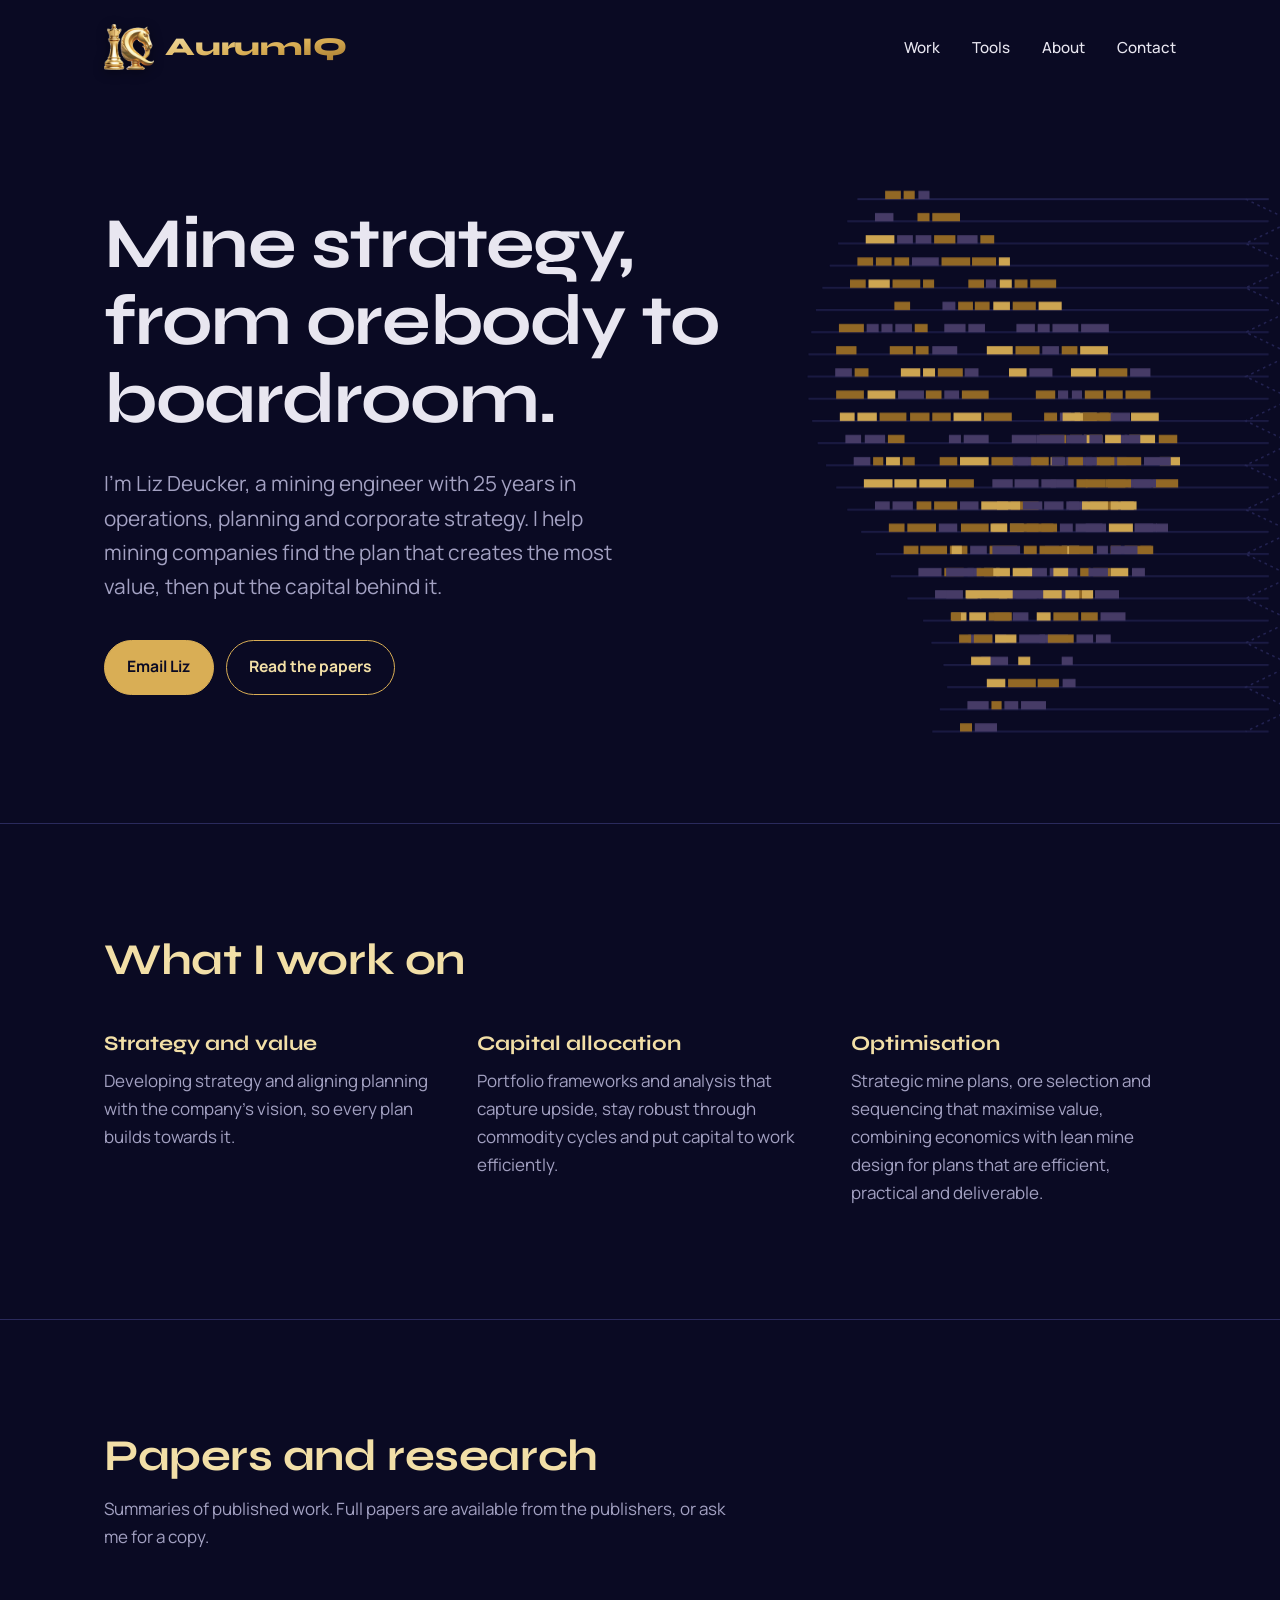
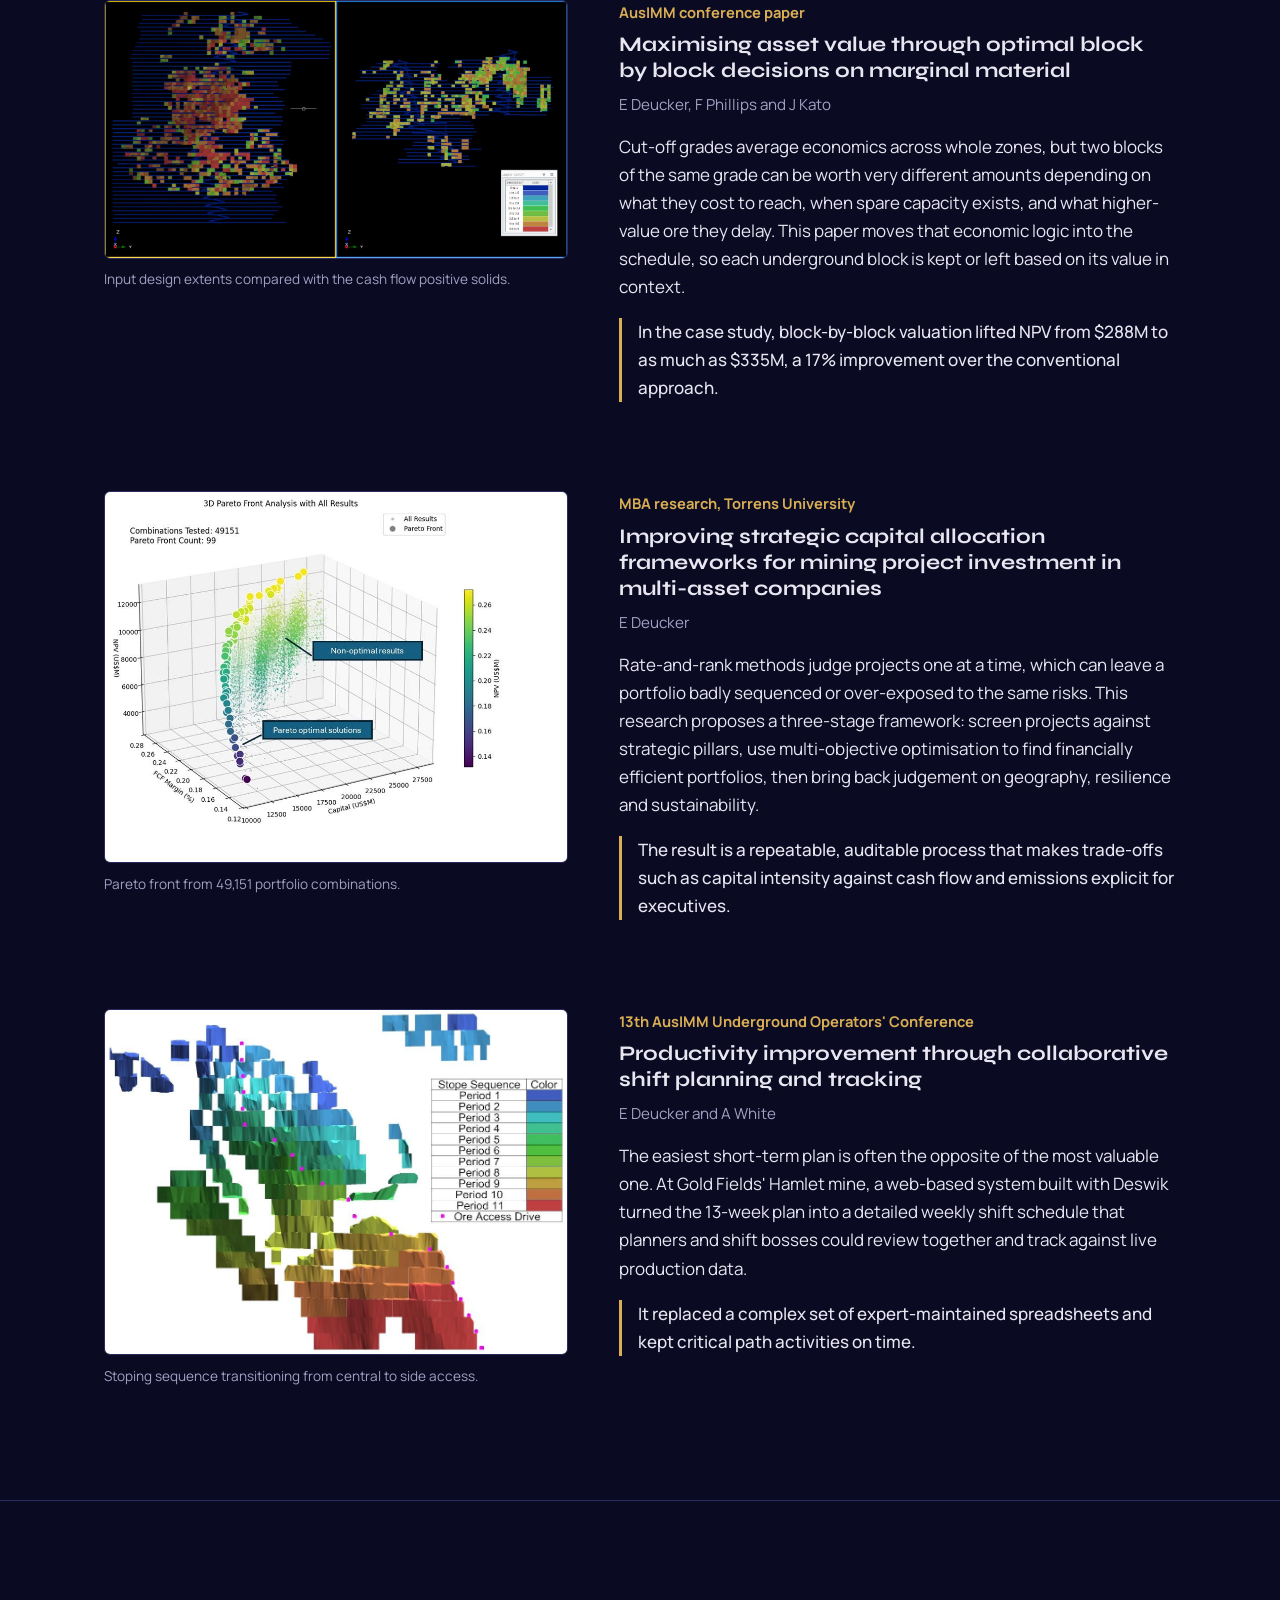
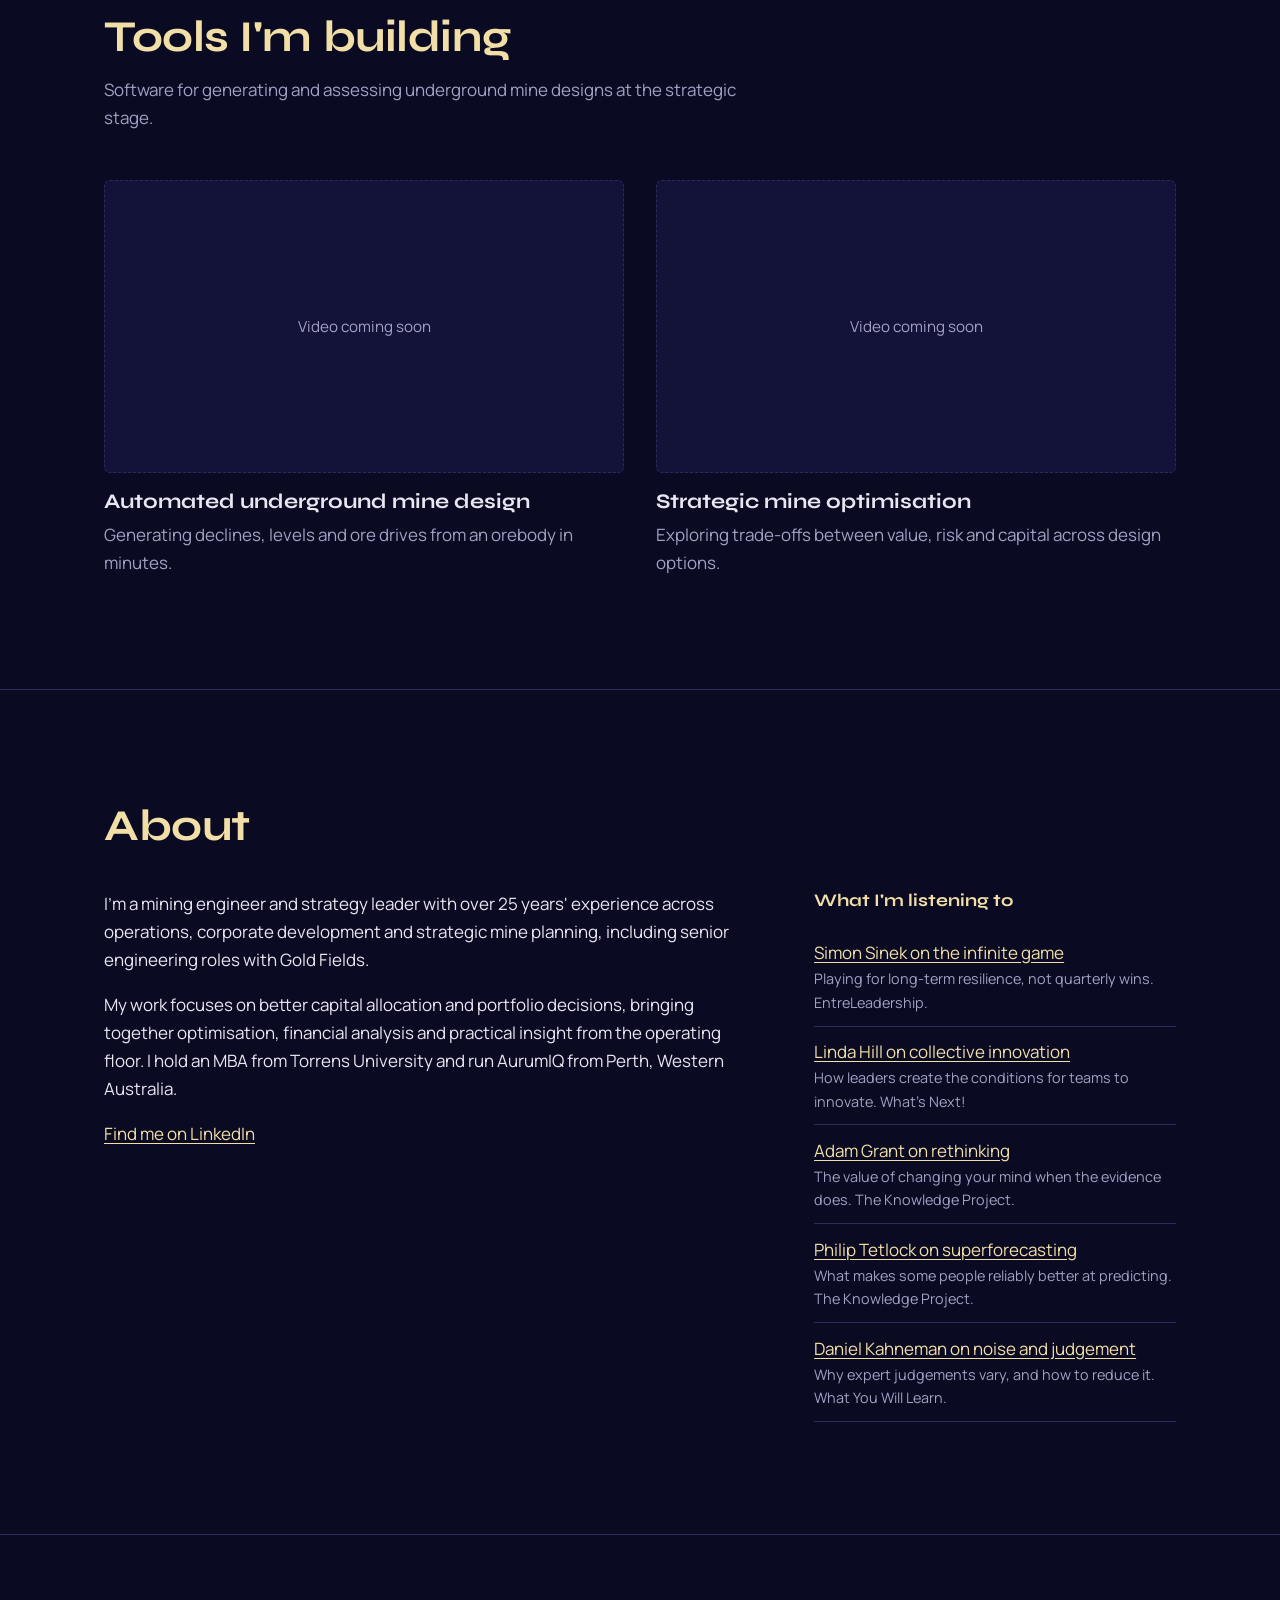
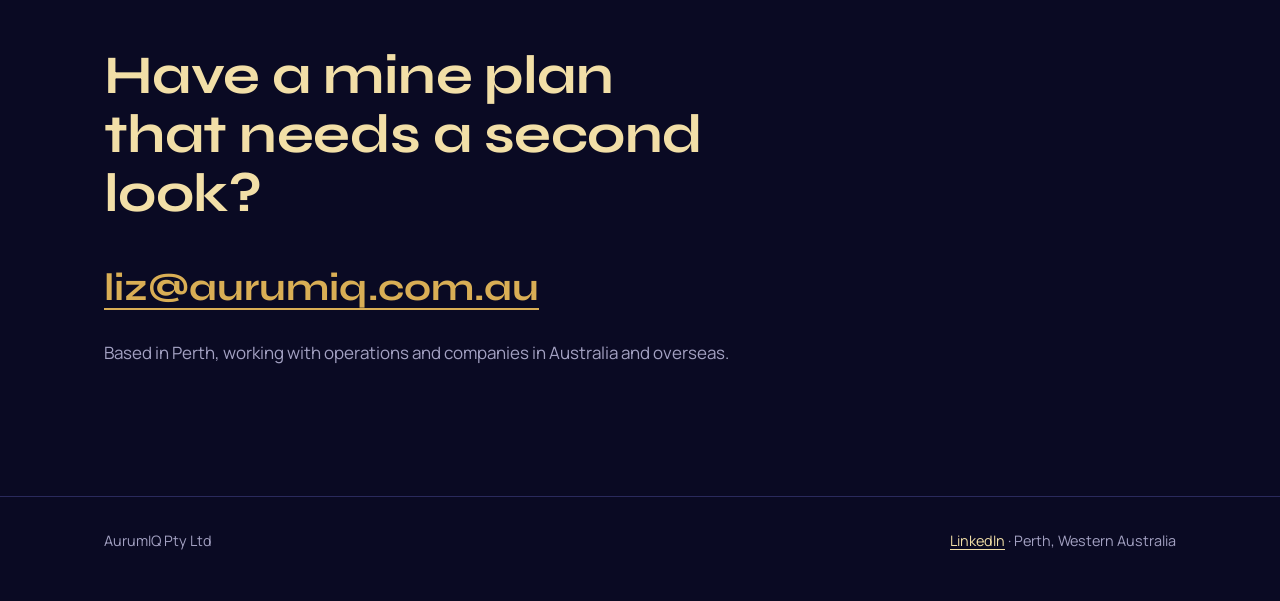
<file: index.html>
<!DOCTYPE html>
<html lang="en-AU">
<head>
  <meta charset="UTF-8">
  <meta name="viewport" content="width=device-width, initial-scale=1">
  <title>AurumIQ · Mine strategy consultancy · Liz Deucker</title>
  <meta name="description" content="AurumIQ is the mine strategy consultancy of Liz Deucker, a Perth-based mining engineer working on mine planning, underground optimisation and capital allocation.">
  <meta property="og:title" content="AurumIQ: mine strategy consultancy">
  <meta property="og:description" content="Mine planning, underground optimisation and capital allocation with Liz Deucker.">
  <meta property="og:url" content="https://aurumiq.com.au/">
  <meta name="theme-color" content="#0A0A23">
  <link rel="icon" href="favicon-32.png" sizes="32x32" type="image/png">
  <link rel="apple-touch-icon" href="apple-touch-icon.png">
  <link rel="preload" href="assets/fonts/syne-latin-800-normal.woff2" as="font" type="font/woff2" crossorigin>
  <link rel="stylesheet" href="assets/styles.css">
</head>
<body>
  <a class="skip" href="#main">Skip to content</a>

  <header class="site-header">
    <div class="wrap">
      <a class="brand" href="#top" aria-label="AurumIQ home"><img src="assets/img/pieces.png" width="261" height="240" alt=""><span class="wordmark">AurumIQ</span></a>
      <nav aria-label="Main">
        <ul>
          <li><a href="#work">Work</a></li>
          <li><a href="#tools">Tools</a></li>
          <li><a href="#about">About</a></li>
          <li><a href="#contact">Contact</a></li>
        </ul>
      </nav>
    </div>
  </header>

  <main id="main">
    <section class="hero" id="top">
      <svg class="levels" viewBox="0 0 720 640" aria-hidden="true" focusable="false">
<polyline class="decline" points="600,40 650,64 600,88 650,112 600,136 650,160 600,184 650,208 600,232 650,256 600,280 650,304 600,328 650,352 600,376 650,400 600,424 650,448 600,472 650,496 600,520 650,544 600,568 650,592 600,616"/>
<line class="drive" x1="180" y1="40" x2="625" y2="40"/>
<rect class="s mid" style="--i:24" x="210" y="31" width="17" height="9"/>
<rect class="s mid" style="--i:24" x="230" y="31" width="12" height="9"/>
<rect class="s lo" style="--i:24" x="246" y="31" width="12" height="9"/>
<line class="drive" x1="169" y1="64" x2="625" y2="64"/>
<rect class="s lo" style="--i:23" x="199" y="55" width="20" height="9"/>
<rect class="s mid" style="--i:23" x="245" y="55" width="13" height="9"/>
<rect class="s mid" style="--i:23" x="261" y="55" width="30" height="9"/>
<line class="drive" x1="159" y1="88" x2="625" y2="88"/>
<rect class="s hi" style="--i:22" x="189" y="79" width="31" height="9"/>
<rect class="s lo" style="--i:22" x="223" y="79" width="17" height="9"/>
<rect class="s lo" style="--i:22" x="243" y="79" width="17" height="9"/>
<rect class="s mid" style="--i:22" x="263" y="79" width="23" height="9"/>
<rect class="s lo" style="--i:22" x="288" y="79" width="22" height="9"/>
<rect class="s mid" style="--i:22" x="313" y="79" width="15" height="9"/>
<line class="drive" x1="150" y1="112" x2="625" y2="112"/>
<rect class="s mid" style="--i:21" x="180" y="103" width="17" height="9"/>
<rect class="s mid" style="--i:21" x="200" y="103" width="17" height="9"/>
<rect class="s mid" style="--i:21" x="220" y="103" width="16" height="9"/>
<rect class="s lo" style="--i:21" x="239" y="103" width="29" height="9"/>
<rect class="s mid" style="--i:21" x="271" y="103" width="31" height="9"/>
<rect class="s mid" style="--i:21" x="304" y="103" width="26" height="9"/>
<rect class="s hi" style="--i:21" x="333" y="103" width="12" height="9"/>
<line class="drive" x1="142" y1="136" x2="625" y2="136"/>
<rect class="s mid" style="--i:20" x="172" y="127" width="17" height="9"/>
<rect class="s hi" style="--i:20" x="192" y="127" width="23" height="9"/>
<rect class="s mid" style="--i:20" x="218" y="127" width="30" height="9"/>
<rect class="s mid" style="--i:20" x="251" y="127" width="12" height="9"/>
<rect class="s mid" style="--i:20" x="300" y="127" width="17" height="9"/>
<rect class="s lo" style="--i:20" x="319" y="127" width="11" height="9"/>
<rect class="s hi" style="--i:20" x="334" y="127" width="13" height="9"/>
<rect class="s mid" style="--i:20" x="350" y="127" width="14" height="9"/>
<rect class="s mid" style="--i:20" x="367" y="127" width="28" height="9"/>
<line class="drive" x1="135" y1="160" x2="625" y2="160"/>
<rect class="s mid" style="--i:19" x="220" y="151" width="17" height="9"/>
<rect class="s lo" style="--i:19" x="272" y="151" width="14" height="9"/>
<rect class="s mid" style="--i:19" x="289" y="151" width="16" height="9"/>
<rect class="s mid" style="--i:19" x="307" y="151" width="16" height="9"/>
<rect class="s hi" style="--i:19" x="327" y="151" width="18" height="9"/>
<rect class="s mid" style="--i:19" x="348" y="151" width="25" height="9"/>
<rect class="s hi" style="--i:19" x="376" y="151" width="25" height="9"/>
<line class="drive" x1="130" y1="184" x2="625" y2="184"/>
<rect class="s mid" style="--i:18" x="160" y="175" width="27" height="9"/>
<rect class="s lo" style="--i:18" x="190" y="175" width="13" height="9"/>
<rect class="s lo" style="--i:18" x="206" y="175" width="12" height="9"/>
<rect class="s lo" style="--i:18" x="221" y="175" width="18" height="9"/>
<rect class="s mid" style="--i:18" x="242" y="175" width="14" height="9"/>
<rect class="s lo" style="--i:18" x="274" y="175" width="23" height="9"/>
<rect class="s lo" style="--i:18" x="300" y="175" width="18" height="9"/>
<rect class="s lo" style="--i:18" x="352" y="175" width="20" height="9"/>
<rect class="s lo" style="--i:18" x="375" y="175" width="13" height="9"/>
<rect class="s lo" style="--i:18" x="391" y="175" width="28" height="9"/>
<rect class="s lo" style="--i:18" x="422" y="175" width="30" height="9"/>
<line class="drive" x1="127" y1="208" x2="625" y2="208"/>
<rect class="s mid" style="--i:17" x="157" y="199" width="22" height="9"/>
<rect class="s mid" style="--i:17" x="215" y="199" width="25" height="9"/>
<rect class="s mid" style="--i:17" x="243" y="199" width="14" height="9"/>
<rect class="s lo" style="--i:17" x="261" y="199" width="27" height="9"/>
<rect class="s hi" style="--i:17" x="320" y="199" width="28" height="9"/>
<rect class="s mid" style="--i:17" x="351" y="199" width="26" height="9"/>
<rect class="s lo" style="--i:17" x="380" y="199" width="18" height="9"/>
<rect class="s mid" style="--i:17" x="401" y="199" width="17" height="9"/>
<rect class="s hi" style="--i:17" x="421" y="199" width="30" height="9"/>
<line class="drive" x1="126" y1="232" x2="625" y2="232"/>
<rect class="s lo" style="--i:16" x="156" y="223" width="18" height="9"/>
<rect class="s mid" style="--i:16" x="177" y="223" width="15" height="9"/>
<rect class="s hi" style="--i:16" x="227" y="223" width="21" height="9"/>
<rect class="s hi" style="--i:16" x="251" y="223" width="13" height="9"/>
<rect class="s mid" style="--i:16" x="267" y="223" width="27" height="9"/>
<rect class="s lo" style="--i:16" x="296" y="223" width="15" height="9"/>
<rect class="s hi" style="--i:16" x="344" y="223" width="19" height="9"/>
<rect class="s lo" style="--i:16" x="366" y="223" width="25" height="9"/>
<rect class="s hi" style="--i:16" x="411" y="223" width="27" height="9"/>
<rect class="s mid" style="--i:16" x="441" y="223" width="31" height="9"/>
<rect class="s lo" style="--i:16" x="475" y="223" width="22" height="9"/>
<line class="drive" x1="127" y1="256" x2="625" y2="256"/>
<rect class="s mid" style="--i:15" x="157" y="247" width="30" height="9"/>
<rect class="s hi" style="--i:15" x="191" y="247" width="30" height="9"/>
<rect class="s lo" style="--i:15" x="224" y="247" width="28" height="9"/>
<rect class="s mid" style="--i:15" x="254" y="247" width="17" height="9"/>
<rect class="s lo" style="--i:15" x="274" y="247" width="16" height="9"/>
<rect class="s mid" style="--i:15" x="293" y="247" width="29" height="9"/>
<rect class="s mid" style="--i:15" x="373" y="247" width="21" height="9"/>
<rect class="s lo" style="--i:15" x="397" y="247" width="11" height="9"/>
<rect class="s lo" style="--i:15" x="412" y="247" width="11" height="9"/>
<rect class="s mid" style="--i:15" x="426" y="247" width="20" height="9"/>
<rect class="s mid" style="--i:15" x="449" y="247" width="18" height="9"/>
<rect class="s mid" style="--i:15" x="470" y="247" width="27" height="9"/>
<line class="drive" x1="131" y1="280" x2="625" y2="280"/>
<rect class="s hi" style="--i:14" x="161" y="271" width="16" height="9"/>
<rect class="s hi" style="--i:14" x="180" y="271" width="21" height="9"/>
<rect class="s mid" style="--i:14" x="204" y="271" width="29" height="9"/>
<rect class="s mid" style="--i:14" x="237" y="271" width="21" height="9"/>
<rect class="s mid" style="--i:14" x="261" y="271" width="20" height="9"/>
<rect class="s hi" style="--i:14" x="284" y="271" width="30" height="9"/>
<rect class="s mid" style="--i:14" x="317" y="271" width="30" height="9"/>
<rect class="s mid" style="--i:14" x="382" y="271" width="14" height="9"/>
<rect class="s lo" style="--i:14" x="399" y="271" width="12" height="9"/>
<rect class="s hi" style="--i:14" x="415" y="271" width="24" height="9"/>
<rect class="s mid" style="--i:14" x="442" y="271" width="14" height="9"/>
<rect class="s hi" style="--i:14" x="476" y="271" width="30" height="9"/>
<rect class="s hi" style="--i:14" x="402" y="271" width="19" height="9"/>
<rect class="s mid" style="--i:14" x="424" y="271" width="28" height="9"/>
<rect class="s lo" style="--i:14" x="454" y="271" width="21" height="9"/>
<line class="drive" x1="137" y1="304" x2="625" y2="304"/>
<rect class="s lo" style="--i:13" x="167" y="295" width="17" height="9"/>
<rect class="s lo" style="--i:13" x="188" y="295" width="22" height="9"/>
<rect class="s mid" style="--i:13" x="213" y="295" width="18" height="9"/>
<rect class="s lo" style="--i:13" x="279" y="295" width="13" height="9"/>
<rect class="s lo" style="--i:13" x="295" y="295" width="27" height="9"/>
<rect class="s lo" style="--i:13" x="347" y="295" width="27" height="9"/>
<rect class="s mid" style="--i:13" x="377" y="295" width="29" height="9"/>
<rect class="s mid" style="--i:13" x="410" y="295" width="13" height="9"/>
<rect class="s hi" style="--i:13" x="425" y="295" width="20" height="9"/>
<rect class="s lo" style="--i:13" x="448" y="295" width="24" height="9"/>
<rect class="s hi" style="--i:13" x="474" y="295" width="28" height="9"/>
<rect class="s mid" style="--i:13" x="506" y="295" width="20" height="9"/>
<rect class="s lo" style="--i:13" x="374" y="295" width="30" height="9"/>
<rect class="s lo" style="--i:13" x="406" y="295" width="22" height="9"/>
<rect class="s lo" style="--i:13" x="431" y="295" width="14" height="9"/>
<rect class="s hi" style="--i:13" x="448" y="295" width="17" height="9"/>
<rect class="s lo" style="--i:13" x="469" y="295" width="17" height="9"/>
<line class="drive" x1="146" y1="328" x2="625" y2="328"/>
<rect class="s lo" style="--i:12" x="176" y="319" width="18" height="9"/>
<rect class="s mid" style="--i:12" x="197" y="319" width="11" height="9"/>
<rect class="s hi" style="--i:12" x="211" y="319" width="15" height="9"/>
<rect class="s mid" style="--i:12" x="229" y="319" width="13" height="9"/>
<rect class="s mid" style="--i:12" x="269" y="319" width="19" height="9"/>
<rect class="s hi" style="--i:12" x="291" y="319" width="31" height="9"/>
<rect class="s mid" style="--i:12" x="325" y="319" width="25" height="9"/>
<rect class="s lo" style="--i:12" x="353" y="319" width="18" height="9"/>
<rect class="s lo" style="--i:12" x="374" y="319" width="12" height="9"/>
<rect class="s hi" style="--i:12" x="389" y="319" width="14" height="9"/>
<rect class="s lo" style="--i:12" x="406" y="319" width="28" height="9"/>
<rect class="s mid" style="--i:12" x="438" y="319" width="16" height="9"/>
<rect class="s lo" style="--i:12" x="457" y="319" width="14" height="9"/>
<rect class="s hi" style="--i:12" x="507" y="319" width="22" height="9"/>
<rect class="s lo" style="--i:12" x="348" y="319" width="17" height="9"/>
<rect class="s mid" style="--i:12" x="368" y="319" width="19" height="9"/>
<rect class="s lo" style="--i:12" x="390" y="319" width="15" height="9"/>
<rect class="s mid" style="--i:12" x="408" y="319" width="16" height="9"/>
<rect class="s lo" style="--i:12" x="427" y="319" width="12" height="9"/>
<rect class="s mid" style="--i:12" x="442" y="319" width="16" height="9"/>
<rect class="s mid" style="--i:12" x="461" y="319" width="26" height="9"/>
<rect class="s lo" style="--i:12" x="490" y="319" width="29" height="9"/>
<line class="drive" x1="157" y1="352" x2="625" y2="352"/>
<rect class="s hi" style="--i:11" x="187" y="343" width="31" height="9"/>
<rect class="s hi" style="--i:11" x="220" y="343" width="24" height="9"/>
<rect class="s hi" style="--i:11" x="247" y="343" width="29" height="9"/>
<rect class="s mid" style="--i:11" x="279" y="343" width="27" height="9"/>
<rect class="s lo" style="--i:11" x="389" y="343" width="25" height="9"/>
<rect class="s mid" style="--i:11" x="417" y="343" width="12" height="9"/>
<rect class="s mid" style="--i:11" x="448" y="343" width="22" height="9"/>
<rect class="s lo" style="--i:11" x="473" y="343" width="25" height="9"/>
<rect class="s mid" style="--i:11" x="500" y="343" width="27" height="9"/>
<rect class="s lo" style="--i:11" x="326" y="343" width="22" height="9"/>
<rect class="s lo" style="--i:11" x="350" y="343" width="26" height="9"/>
<rect class="s lo" style="--i:11" x="379" y="343" width="16" height="9"/>
<rect class="s mid" style="--i:11" x="427" y="343" width="21" height="9"/>
<rect class="s mid" style="--i:11" x="451" y="343" width="25" height="9"/>
<rect class="s lo" style="--i:11" x="479" y="343" width="24" height="9"/>
<line class="drive" x1="169" y1="376" x2="625" y2="376"/>
<rect class="s lo" style="--i:10" x="199" y="367" width="16" height="9"/>
<rect class="s lo" style="--i:10" x="218" y="367" width="22" height="9"/>
<rect class="s mid" style="--i:10" x="244" y="367" width="16" height="9"/>
<rect class="s mid" style="--i:10" x="263" y="367" width="25" height="9"/>
<rect class="s lo" style="--i:10" x="291" y="367" width="20" height="9"/>
<rect class="s hi" style="--i:10" x="314" y="367" width="29" height="9"/>
<rect class="s mid" style="--i:10" x="346" y="367" width="30" height="9"/>
<rect class="s lo" style="--i:10" x="409" y="367" width="20" height="9"/>
<rect class="s mid" style="--i:10" x="432" y="367" width="30" height="9"/>
<rect class="s hi" style="--i:10" x="465" y="367" width="14" height="9"/>
<rect class="s hi" style="--i:10" x="331" y="367" width="25" height="9"/>
<rect class="s lo" style="--i:10" x="359" y="367" width="21" height="9"/>
<rect class="s lo" style="--i:10" x="382" y="367" width="21" height="9"/>
<rect class="s lo" style="--i:10" x="406" y="367" width="14" height="9"/>
<rect class="s hi" style="--i:10" x="423" y="367" width="28" height="9"/>
<rect class="s hi" style="--i:10" x="454" y="367" width="28" height="9"/>
<line class="drive" x1="184" y1="400" x2="625" y2="400"/>
<rect class="s mid" style="--i:9" x="214" y="391" width="17" height="9"/>
<rect class="s mid" style="--i:9" x="234" y="391" width="31" height="9"/>
<rect class="s lo" style="--i:9" x="268" y="391" width="20" height="9"/>
<rect class="s mid" style="--i:9" x="326" y="391" width="16" height="9"/>
<rect class="s hi" style="--i:9" x="345" y="391" width="15" height="9"/>
<rect class="s mid" style="--i:9" x="363" y="391" width="29" height="9"/>
<rect class="s lo" style="--i:9" x="427" y="391" width="22" height="9"/>
<rect class="s hi" style="--i:9" x="452" y="391" width="26" height="9"/>
<rect class="s lo" style="--i:9" x="480" y="391" width="24" height="9"/>
<rect class="s mid" style="--i:9" x="292" y="391" width="30" height="9"/>
<rect class="s hi" style="--i:9" x="324" y="391" width="18" height="9"/>
<rect class="s mid" style="--i:9" x="345" y="391" width="31" height="9"/>
<rect class="s mid" style="--i:9" x="379" y="391" width="17" height="9"/>
<rect class="s lo" style="--i:9" x="399" y="391" width="14" height="9"/>
<rect class="s lo" style="--i:9" x="416" y="391" width="29" height="9"/>
<rect class="s lo" style="--i:9" x="480" y="391" width="20" height="9"/>
<rect class="s lo" style="--i:9" x="503" y="391" width="13" height="9"/>
<line class="drive" x1="200" y1="424" x2="625" y2="424"/>
<rect class="s mid" style="--i:8" x="230" y="415" width="16" height="9"/>
<rect class="s mid" style="--i:8" x="248" y="415" width="29" height="9"/>
<rect class="s mid" style="--i:8" x="280" y="415" width="19" height="9"/>
<rect class="s lo" style="--i:8" x="302" y="415" width="18" height="9"/>
<rect class="s mid" style="--i:8" x="323" y="415" width="30" height="9"/>
<rect class="s lo" style="--i:8" x="383" y="415" width="15" height="9"/>
<rect class="s hi" style="--i:8" x="401" y="415" width="19" height="9"/>
<rect class="s mid" style="--i:8" x="454" y="415" width="11" height="9"/>
<rect class="s mid" style="--i:8" x="469" y="415" width="29" height="9"/>
<rect class="s hi" style="--i:8" x="282" y="415" width="11" height="9"/>
<rect class="s lo" style="--i:8" x="326" y="415" width="30" height="9"/>
<rect class="s mid" style="--i:8" x="360" y="415" width="14" height="9"/>
<rect class="s mid" style="--i:8" x="377" y="415" width="30" height="9"/>
<rect class="s mid" style="--i:8" x="409" y="415" width="26" height="9"/>
<rect class="s lo" style="--i:8" x="439" y="415" width="12" height="9"/>
<rect class="s lo" style="--i:8" x="454" y="415" width="29" height="9"/>
<rect class="s mid" style="--i:8" x="486" y="415" width="14" height="9"/>
<line class="drive" x1="216" y1="448" x2="625" y2="448"/>
<rect class="s lo" style="--i:7" x="246" y="439" width="25" height="9"/>
<rect class="s mid" style="--i:7" x="274" y="439" width="21" height="9"/>
<rect class="s lo" style="--i:7" x="299" y="439" width="15" height="9"/>
<rect class="s hi" style="--i:7" x="317" y="439" width="17" height="9"/>
<rect class="s lo" style="--i:7" x="364" y="439" width="21" height="9"/>
<rect class="s lo" style="--i:7" x="388" y="439" width="30" height="9"/>
<rect class="s mid" style="--i:7" x="421" y="439" width="11" height="9"/>
<rect class="s mid" style="--i:7" x="435" y="439" width="19" height="9"/>
<rect class="s lo" style="--i:7" x="276" y="439" width="30" height="9"/>
<rect class="s mid" style="--i:7" x="309" y="439" width="18" height="9"/>
<rect class="s hi" style="--i:7" x="330" y="439" width="15" height="9"/>
<rect class="s hi" style="--i:7" x="348" y="439" width="21" height="9"/>
<rect class="s hi" style="--i:7" x="392" y="439" width="16" height="9"/>
<rect class="s lo" style="--i:7" x="430" y="439" width="21" height="9"/>
<rect class="s hi" style="--i:7" x="454" y="439" width="19" height="9"/>
<rect class="s lo" style="--i:7" x="477" y="439" width="14" height="9"/>
<line class="drive" x1="234" y1="472" x2="625" y2="472"/>
<rect class="s lo" style="--i:6" x="264" y="463" width="30" height="9"/>
<rect class="s hi" style="--i:6" x="298" y="463" width="12" height="9"/>
<rect class="s hi" style="--i:6" x="313" y="463" width="29" height="9"/>
<rect class="s lo" style="--i:6" x="344" y="463" width="30" height="9"/>
<rect class="s lo" style="--i:6" x="377" y="463" width="30" height="9"/>
<rect class="s mid" style="--i:6" x="410" y="463" width="24" height="9"/>
<rect class="s lo" style="--i:6" x="276" y="463" width="18" height="9"/>
<rect class="s hi" style="--i:6" x="297" y="463" width="17" height="9"/>
<rect class="s hi" style="--i:6" x="333" y="463" width="15" height="9"/>
<rect class="s lo" style="--i:6" x="351" y="463" width="27" height="9"/>
<rect class="s hi" style="--i:6" x="381" y="463" width="20" height="9"/>
<rect class="s hi" style="--i:6" x="405" y="463" width="15" height="9"/>
<rect class="s hi" style="--i:6" x="423" y="463" width="12" height="9"/>
<rect class="s lo" style="--i:6" x="437" y="463" width="26" height="9"/>
<line class="drive" x1="251" y1="496" x2="625" y2="496"/>
<rect class="s hi" style="--i:5" x="282" y="487" width="16" height="9"/>
<rect class="s hi" style="--i:5" x="301" y="487" width="18" height="9"/>
<rect class="s mid" style="--i:5" x="322" y="487" width="23" height="9"/>
<rect class="s lo" style="--i:5" x="348" y="487" width="17" height="9"/>
<rect class="s mid" style="--i:5" x="281" y="487" width="11" height="9"/>
<rect class="s mid" style="--i:5" x="328" y="487" width="19" height="9"/>
<rect class="s hi" style="--i:5" x="374" y="487" width="15" height="9"/>
<rect class="s mid" style="--i:5" x="392" y="487" width="27" height="9"/>
<rect class="s mid" style="--i:5" x="422" y="487" width="18" height="9"/>
<rect class="s lo" style="--i:5" x="443" y="487" width="27" height="9"/>
<line class="drive" x1="260" y1="520" x2="625" y2="520"/>
<rect class="s lo" style="--i:4" x="300" y="511" width="26" height="9"/>
<rect class="s lo" style="--i:4" x="329" y="511" width="12" height="9"/>
<rect class="s lo" style="--i:4" x="377" y="511" width="31" height="9"/>
<rect class="s mid" style="--i:4" x="290" y="511" width="13" height="9"/>
<rect class="s mid" style="--i:4" x="306" y="511" width="20" height="9"/>
<rect class="s hi" style="--i:4" x="329" y="511" width="23" height="9"/>
<rect class="s lo" style="--i:4" x="355" y="511" width="28" height="9"/>
<rect class="s mid" style="--i:4" x="386" y="511" width="28" height="9"/>
<rect class="s lo" style="--i:4" x="417" y="511" width="18" height="9"/>
<rect class="s lo" style="--i:4" x="438" y="511" width="16" height="9"/>
<line class="drive" x1="273" y1="544" x2="625" y2="544"/>
<rect class="s lo" style="--i:3" x="314" y="535" width="29" height="9"/>
<rect class="s hi" style="--i:3" x="303" y="535" width="21" height="9"/>
<rect class="s hi" style="--i:3" x="354" y="535" width="13" height="9"/>
<rect class="s lo" style="--i:3" x="401" y="535" width="12" height="9"/>
<line class="drive" x1="277" y1="568" x2="625" y2="568"/>
<rect class="s hi" style="--i:2" x="320" y="559" width="20" height="9"/>
<rect class="s mid" style="--i:2" x="343" y="559" width="30" height="9"/>
<rect class="s mid" style="--i:2" x="375" y="559" width="23" height="9"/>
<rect class="s lo" style="--i:2" x="402" y="559" width="14" height="9"/>
<line class="drive" x1="269" y1="592" x2="625" y2="592"/>
<rect class="s lo" style="--i:1" x="299" y="583" width="23" height="9"/>
<rect class="s mid" style="--i:1" x="325" y="583" width="11" height="9"/>
<rect class="s lo" style="--i:1" x="339" y="583" width="15" height="9"/>
<rect class="s lo" style="--i:1" x="357" y="583" width="27" height="9"/>
<line class="drive" x1="261" y1="616" x2="625" y2="616"/>
<rect class="s mid" style="--i:0" x="291" y="607" width="13" height="9"/>
<rect class="s lo" style="--i:0" x="307" y="607" width="24" height="9"/>
</svg>
      <div class="wrap">
        <h1>Mine strategy, from orebody to boardroom.</h1>
        <p class="lede">I'm Liz Deucker, a mining engineer with 25 years in operations, planning and corporate strategy. I help mining companies find the plan that creates the most value, then put the capital behind it.</p>
        <div class="actions">
          <a class="btn btn-gold" href="mailto:liz@aurumiq.com.au">Email Liz</a>
          <a class="btn btn-line" href="#work">Read the papers</a>
        </div>
      </div>
    </section>

    <section class="block" id="services" aria-labelledby="services-h">
      <div class="wrap">
        <h2 id="services-h">What I work on</h2>
        <div class="services">
          <div>
            <h3>Strategy and value</h3>
            <p>Developing strategy and aligning planning with the company's vision, so every plan builds towards it.</p>
          </div>
          <div>
            <h3>Capital allocation</h3>
            <p>Portfolio frameworks and analysis that capture upside, stay robust through commodity cycles and put capital to work efficiently.</p>
          </div>
          <div>
            <h3>Optimisation</h3>
            <p>Strategic mine plans, ore selection and sequencing that maximise value, combining economics with lean mine design for plans that are efficient, practical and deliverable.</p>
          </div>
        </div>
      </div>
    </section>

    <section class="block" id="work" aria-labelledby="work-h">
      <div class="wrap">
        <h2 id="work-h">Papers and research</h2>
        <p class="section-intro">Summaries of published work. Full papers are available from the publishers, or ask me for a copy.</p>

        <div class="papers">
          <article class="paper">
            <figure>
              <img src="assets/img/marginal-material.jpg" width="1400" height="779" loading="lazy" alt="Two long sections of an underground mine: the full design extent, and the smaller set of stopes that are cash flow positive, coloured by cut-off grade.">
              <figcaption>Input design extents compared with the cash flow positive solids.</figcaption>
            </figure>
            <div>
              <p class="venue">AusIMM conference paper</p>
              <h3>Maximising asset value through optimal block by block decisions on marginal material</h3>
              <p class="authors">E Deucker, F Phillips and J Kato</p>
              <p>Cut-off grades average economics across whole zones, but two blocks of the same grade can be worth very different amounts depending on what they cost to reach, when spare capacity exists, and what higher-value ore they delay. This paper moves that economic logic into the schedule, so each underground block is kept or left based on its value in context.</p>
              <p class="result">In the case study, block-by-block valuation lifted NPV from $288M to as much as $335M, a 17% improvement over the conventional approach.</p>
            </div>
          </article>

          <article class="paper">
            <figure>
              <img src="assets/img/capital-allocation.jpg" width="913" height="731" loading="lazy" alt="3D scatter plot of nearly 50,000 project portfolio combinations by NPV, capital and free cash flow margin, with 99 Pareto-optimal portfolios highlighted.">
              <figcaption>Pareto front from 49,151 portfolio combinations.</figcaption>
            </figure>
            <div>
              <p class="venue">MBA research, Torrens University</p>
              <h3>Improving strategic capital allocation frameworks for mining project investment in multi-asset companies</h3>
              <p class="authors">E Deucker</p>
              <p>Rate-and-rank methods judge projects one at a time, which can leave a portfolio badly sequenced or over-exposed to the same risks. This research proposes a three-stage framework: screen projects against strategic pillars, use multi-objective optimisation to find financially efficient portfolios, then bring back judgement on geography, resilience and sustainability.</p>
              <p class="result">The result is a repeatable, auditable process that makes trade-offs such as capital intensity against cash flow and emissions explicit for executives.</p>
            </div>
          </article>

          <article class="paper">
            <figure>
              <img src="assets/img/shift-planning.jpg" width="1034" height="771" loading="lazy" alt="Long section of underground stopes coloured by mining period, with ore access drives marked.">
              <figcaption>Stoping sequence transitioning from central to side access.</figcaption>
            </figure>
            <div>
              <p class="venue">13th AusIMM Underground Operators' Conference</p>
              <h3>Productivity improvement through collaborative shift planning and tracking</h3>
              <p class="authors">E Deucker and A White</p>
              <p>The easiest short-term plan is often the opposite of the most valuable one. At Gold Fields' Hamlet mine, a web-based system built with Deswik turned the 13-week plan into a detailed weekly shift schedule that planners and shift bosses could review together and track against live production data.</p>
              <p class="result">It replaced a complex set of expert-maintained spreadsheets and kept critical path activities on time.</p>
            </div>
          </article>
        </div>
      </div>
    </section>

    <section class="block" id="tools" aria-labelledby="tools-h">
      <div class="wrap">
        <h2 id="tools-h">Tools I'm building</h2>
        <p class="section-intro">Software for generating and assessing underground mine designs at the strategic stage.</p>
        <div class="videos">
          <div class="video">
            <div class="frame">Video coming soon</div>
            <h3>Automated underground mine design</h3>
            <p>Generating declines, levels and ore drives from an orebody in minutes.</p>
          </div>
          <div class="video">
            <div class="frame">Video coming soon</div>
            <h3>Strategic mine optimisation</h3>
            <p>Exploring trade-offs between value, risk and capital across design options.</p>
          </div>
        </div>
      </div>
    </section>

    <section class="block" id="about" aria-labelledby="about-h">
      <div class="wrap">
        <h2 id="about-h">About</h2>
        <div class="about">
          <div>
            <p>I'm a mining engineer and strategy leader with over 25 years' experience across operations, corporate development and strategic mine planning, including senior engineering roles with Gold Fields.</p>
            <p>My work focuses on better capital allocation and portfolio decisions, bringing together optimisation, financial analysis and practical insight from the operating floor. I hold an MBA from Torrens University and run AurumIQ from Perth, Western Australia.</p>
            <p><a href="https://www.linkedin.com/in/liz-deucker-36b05614/">Find me on LinkedIn</a></p>
          </div>
          <aside class="listening" aria-labelledby="listening-h">
            <h3 id="listening-h">What I'm listening to</h3>
            <ul>
              <li><a href="https://podcasts.apple.com/us/podcast/how-to-play-an-infinite-game-with-simon-sinek/id435836905?i=1000448344652">Simon Sinek on the infinite game</a><span>Playing for long-term resilience, not quarterly wins. EntreLeadership.</span></li>
              <li><a href="https://whatsnextpodcast.libsyn.com/what-you-do-not-know-about-innovation-with-dr-linda-hill">Linda Hill on collective innovation</a><span>How leaders create the conditions for teams to innovate. What's Next!</span></li>
              <li><a href="https://fs.blog/knowledge-podcast/adam-grant2/">Adam Grant on rethinking</a><span>The value of changing your mind when the evidence does. The Knowledge Project.</span></li>
              <li><a href="https://fs.blog/knowledge-project-podcast/philip-tetlock/">Philip Tetlock on superforecasting</a><span>What makes some people reliably better at predicting. The Knowledge Project.</span></li>
              <li><a href="https://shows.acast.com/what-you-will-learn/episodes/danielkahneman-nobelprizewinnerteachesushowtothinkbetter">Daniel Kahneman on noise and judgement</a><span>Why expert judgements vary, and how to reduce it. What You Will Learn.</span></li>
            </ul>
          </aside>
        </div>
      </div>
    </section>

    <section class="block contact" id="contact" aria-labelledby="contact-h">
      <div class="wrap">
        <h2 id="contact-h">Have a mine plan that needs a second look?</h2>
        <a class="mail" href="mailto:liz@aurumiq.com.au">liz@aurumiq.com.au</a>
        <p>Based in Perth, working with operations and companies in Australia and overseas.</p>
      </div>
    </section>
  </main>

  <footer>
    <div class="wrap">
      <p>AurumIQ Pty Ltd</p>
      <p><a href="https://www.linkedin.com/in/liz-deucker-36b05614/">LinkedIn</a> · Perth, Western Australia</p>
    </div>
  </footer>
</body>
</html>
</file>
<file: assets/styles.css>
@font-face { font-family: "Syne"; font-weight: 500; font-display: swap; src: url("fonts/syne-latin-500-normal.woff2") format("woff2"); }
@font-face { font-family: "Syne"; font-weight: 700; font-display: swap; src: url("fonts/syne-latin-700-normal.woff2") format("woff2"); }
@font-face { font-family: "Syne"; font-weight: 800; font-display: swap; src: url("fonts/syne-latin-800-normal.woff2") format("woff2"); }
@font-face { font-family: "Manrope"; font-weight: 400; font-display: swap; src: url("fonts/manrope-latin-400-normal.woff2") format("woff2"); }
@font-face { font-family: "Manrope"; font-weight: 500; font-display: swap; src: url("fonts/manrope-latin-500-normal.woff2") format("woff2"); }
@font-face { font-family: "Manrope"; font-weight: 700; font-display: swap; src: url("fonts/manrope-latin-700-normal.woff2") format("woff2"); }

:root {
  --navy: #0A0A23;      /* page */
  --deep: #13133A;      /* raised surfaces */
  --line: #2A2A5C;      /* rules, drives */
  --gold: #D9AE55;
  --gold-pale: #F2DFA7;
  --gold-dark: #9A6E26;
  --text: #E8E6F0;
  --muted: #A3A1C2;
  --display: "Syne", system-ui, sans-serif;
  --body: "Manrope", system-ui, sans-serif;
  --wrap: 72rem;
  --gutter: clamp(1rem, 4vw, 2.5rem);
}

*, *::before, *::after { box-sizing: border-box; }
html { scroll-behavior: smooth; }
body {
  margin: 0;
  background: var(--navy);
  color: var(--text);
  font: 400 1.0625rem/1.65 var(--body);
  -webkit-font-smoothing: antialiased;
}
img { max-width: 100%; height: auto; display: block; }
a { color: var(--gold-pale); text-underline-offset: 0.2em; }
a:hover { color: var(--gold); }
:focus-visible { outline: 2px solid var(--gold); outline-offset: 3px; border-radius: 2px; }

.wrap { max-width: var(--wrap); margin: 0 auto; padding: 0 var(--gutter); }

h1, h2, h3 { font-family: var(--display); font-weight: 700; line-height: 1.08; margin: 0; }
h2 { font-size: clamp(1.9rem, 4vw, 2.75rem); color: var(--gold-pale); letter-spacing: -0.01em; }
h3 { font-size: 1.3rem; line-height: 1.25; color: var(--text); }
p { margin: 0 0 1em; max-width: 64ch; }

.skip { position: absolute; left: -999px; }
.skip:focus { left: 1rem; top: 1rem; background: var(--gold); color: var(--navy); padding: .5rem 1rem; z-index: 10; }

/* Header */
.site-header { position: relative; z-index: 2; }
.site-header .wrap { display: flex; align-items: center; justify-content: space-between; gap: 1rem; padding-top: 1.5rem; padding-bottom: 1.5rem; }
.wordmark {
  font-family: var(--display); font-weight: 800; font-size: 1.6rem; letter-spacing: -0.01em;
  text-decoration: none;
  background: linear-gradient(170deg, var(--gold-pale) 10%, var(--gold) 55%, var(--gold-dark));
  -webkit-background-clip: text; background-clip: text; color: transparent;
}
.wordmark:hover { color: transparent; }
.brand { display: inline-flex; align-items: center; gap: .7rem; text-decoration: none; }
.brand img { height: 46px; width: auto; filter: drop-shadow(0 2px 6px rgba(0,0,0,.4)); }
nav ul { list-style: none; display: flex; gap: clamp(.9rem, 3vw, 2rem); margin: 0; padding: 0; }
nav a { color: var(--text); text-decoration: none; font-weight: 500; font-size: .95rem; }
nav a:hover { color: var(--gold); }

/* Hero */
.hero { position: relative; overflow: hidden; padding: clamp(3rem, 9vw, 7rem) 0 clamp(4rem, 10vw, 8rem); }
.hero .wrap { position: relative; z-index: 1; }
.hero h1 {
  font-size: clamp(2.3rem, 5.6vw, 4.5rem); font-weight: 700; letter-spacing: -0.02em;
  max-width: 13ch; color: var(--text); overflow-wrap: break-word;
}
.hero .lede { font-size: clamp(1.1rem, 1.8vw, 1.3rem); color: var(--muted); max-width: 34rem; margin: 1.75rem 0 2.25rem; }
.actions { display: flex; flex-wrap: wrap; gap: .75rem; }
.btn {
  display: inline-block; padding: .85rem 1.4rem; border-radius: 999px;
  font-weight: 700; font-size: .98rem; text-decoration: none;
  border: 1.5px solid var(--gold);
}
.btn-gold { background: var(--gold); color: var(--navy); }
.btn-gold:hover { background: var(--gold-pale); border-color: var(--gold-pale); color: var(--navy); }
.btn-line { color: var(--gold-pale); }
.btn-line:hover { background: rgba(217,174,85,.12); color: var(--gold-pale); }

.levels { position: absolute; right: -6%; top: 50%; transform: translateY(-50%); width: min(52vw, 700px); height: auto; opacity: .95; z-index: 0; }
.levels .drive { stroke: var(--line); stroke-width: 1.5; }
.levels .decline { fill: none; stroke: var(--line); stroke-width: 1.5; stroke-dasharray: 3 4; }
.levels .s { animation: fill .5s ease-out both; animation-delay: calc(var(--i) * 70ms + 200ms); }
.levels .hi { fill: var(--gold); }
.levels .mid { fill: var(--gold-dark); }
.levels .lo { fill: #4A3F6B; }
@keyframes fill { from { opacity: 0; transform: scaleX(.2); transform-box: fill-box; transform-origin: left; } }
@media (max-width: 860px) {
  .levels { width: 120vw; right: -40vw; opacity: .2; }
}
@media (prefers-reduced-motion: reduce) {
  .levels .s { animation: none; }
  html { scroll-behavior: auto; }
}

/* Sections */
section.block { padding: clamp(4rem, 9vw, 7rem) 0; border-top: 1px solid var(--line); }
.section-intro { color: var(--muted); margin-top: 1rem; }

.services { display: grid; grid-template-columns: repeat(auto-fit, minmax(16rem, 1fr)); gap: 2.5rem 3rem; margin-top: 3rem; }
.services h3 { color: var(--gold-pale); margin-bottom: .6rem; }
.services p { color: var(--muted); margin: 0; }

/* Papers */
.papers { margin-top: 3rem; display: grid; gap: clamp(3rem, 6vw, 4.5rem); }
.paper { display: grid; grid-template-columns: minmax(0, 5fr) minmax(0, 6fr); gap: clamp(1.5rem, 4vw, 3.5rem); align-items: start; }
.paper figure { margin: 0; }
.paper figure img { border-radius: 6px; border: 1px solid var(--line); background: #fff; }
.paper figcaption { font-size: .85rem; color: var(--muted); margin-top: .6rem; }
.paper .venue { color: var(--gold); font-weight: 700; font-size: .92rem; margin-bottom: .5rem; }
.paper h3 { margin-bottom: .5rem; }
.paper .authors { color: var(--muted); font-size: .95rem; margin-bottom: 1rem; }
.paper .result { border-left: 3px solid var(--gold); padding-left: 1rem; color: var(--text); font-weight: 500; }
@media (max-width: 760px) { .paper { grid-template-columns: 1fr; } }

/* Tools / videos */
.videos { display: grid; grid-template-columns: repeat(auto-fit, minmax(19rem, 1fr)); gap: 2rem; margin-top: 3rem; }
.video .frame {
  aspect-ratio: 16 / 9; border-radius: 6px; border: 1px dashed var(--line); background: var(--deep);
  display: grid; place-items: center; color: var(--muted); font-size: .95rem; text-align: center; padding: 1rem;
}
.video .frame iframe { width: 100%; height: 100%; border: 0; border-radius: 6px; }
.video h3 { margin: 1rem 0 .4rem; }
.video p { color: var(--muted); margin: 0; }

/* About */
.about { display: grid; grid-template-columns: minmax(0, 7fr) minmax(0, 4fr); gap: clamp(2rem, 6vw, 5rem); margin-top: 2.5rem; }
.listening h3 { font-size: 1.1rem; color: var(--gold-pale); margin-bottom: 1rem; }
.listening ul { list-style: none; padding: 0; margin: 0; }
.listening li { padding: .7rem 0; border-bottom: 1px solid var(--line); }
.listening li span { display: block; color: var(--muted); font-size: .9rem; }
@media (max-width: 760px) { .about { grid-template-columns: 1fr; } }

/* Contact */
.contact h2 { font-size: clamp(2rem, 5vw, 3.4rem); max-width: 16ch; }
.contact .mail { display: inline-block; margin-top: 2rem; font-family: var(--display); font-weight: 700; font-size: clamp(1.4rem, 4vw, 2.4rem); color: var(--gold); text-decoration-thickness: 2px; word-break: break-word; }
.contact .mail:hover { color: var(--gold-pale); }
.contact p { color: var(--muted); margin-top: 1.25rem; }

footer { border-top: 1px solid var(--line); padding: 2rem 0 3rem; color: var(--muted); font-size: .9rem; }
footer .wrap { display: flex; flex-wrap: wrap; justify-content: space-between; gap: 1rem; }
footer p { margin: 0; }

@media (max-width: 560px) {
  .site-header .wrap { flex-wrap: wrap; row-gap: .6rem; }
  nav { width: 100%; }
  nav ul { justify-content: space-between; }
}
</file>
